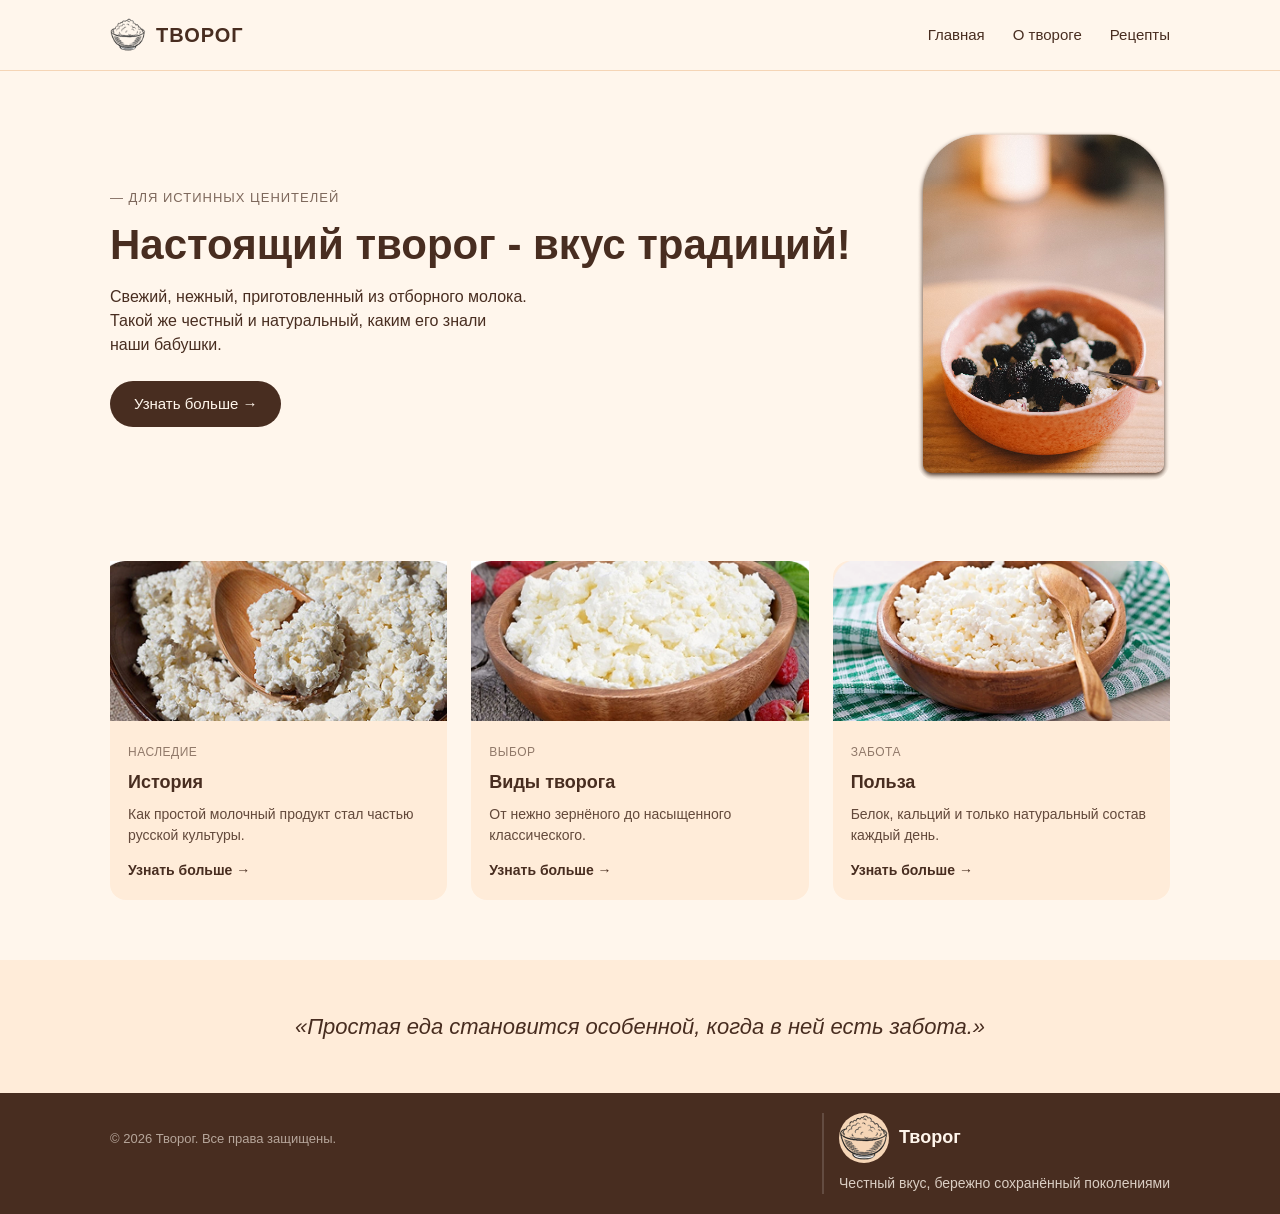
<file: index.html>
<!DOCTYPE html>
<html lang="ru">

<head>
  <meta charset="UTF-8">
  <meta name="viewport" content="width=device-width, initial-scale=1.0">
  <title>Творог — Главная</title>
  <link rel="stylesheet" href="style.css">
</head>

<body>
  <header>
    <div class="wrap head">
      <a href="index.html" class="logo">
        <img src="img/logo.png" alt="">
        ТВОРОГ
      </a>
      <nav>
        <a href="index.html">Главная</a>
        <a href="about.html">О твороге</a>
        <a href="recipes.html">Рецепты</a>
      </nav>
    </div>
  </header>

  <div class="wrap">
    <div class="hero">
      <div class="txt">
        <span>— ДЛЯ ИСТИННЫХ ЦЕНИТЕЛЕЙ</span>
        <h1>Настоящий творог - вкус традиций!</h1>
        <p>Свежий, нежный, приготовленный из отборного молока. Такой же честный и натуральный, каким его знали наши
          бабушки.</p>
        <a href="about.html" class="btn">Узнать больше →</a>
      </div>
      <div class="pic">
        <img src="img/bowl2.png" alt="">
      </div>
    </div>

    <div class="cards">
      <div class="card">
        <img src="img/tvorog2.png" alt="">
        <div class="info">
          <small>НАСЛЕДИЕ</small>
          <h3>История</h3>
          <p>Как простой молочный продукт стал частью русской культуры.</p>
          <a href="about.html">Узнать больше →</a>
        </div>
      </div>
      <div class="card">
        <img src="img/tvorog3.png" alt="">
        <div class="info">
          <small>ВЫБОР</small>
          <h3>Виды творога</h3>
          <p>От нежно зернёного до насыщенного классического.</p>
          <a href="about.html">Узнать больше →</a>
        </div>
      </div>
      <div class="card">
        <img src="img/tvorog1.png" alt="">
        <div class="info">
          <small>ЗАБОТА</small>
          <h3>Польза</h3>
          <p>Белок, кальций и только натуральный состав каждый день.</p>
          <a href="about.html">Узнать больше →</a>
        </div>
      </div>
    </div>
  </div>

  <div class="quote">
    «Простая еда становится особенной, когда в ней есть забота.»
  </div>

  <footer>
    <div class="wrap">
      <div class="container-footer">
        <div class="copy">
          <span>© 2026 Творог. Все права защищены.</span>
        </div>
        <div class="foot">
          <div class="footer-logo-img">
            <img src="img/logo.png" alt="">
            <strong>Творог</strong>
          </div>
          <p>Честный вкус, бережно сохранённый поколениями</p>
        </div>
      </div>
    </div>
  </footer>
</body>

</html>
</file>
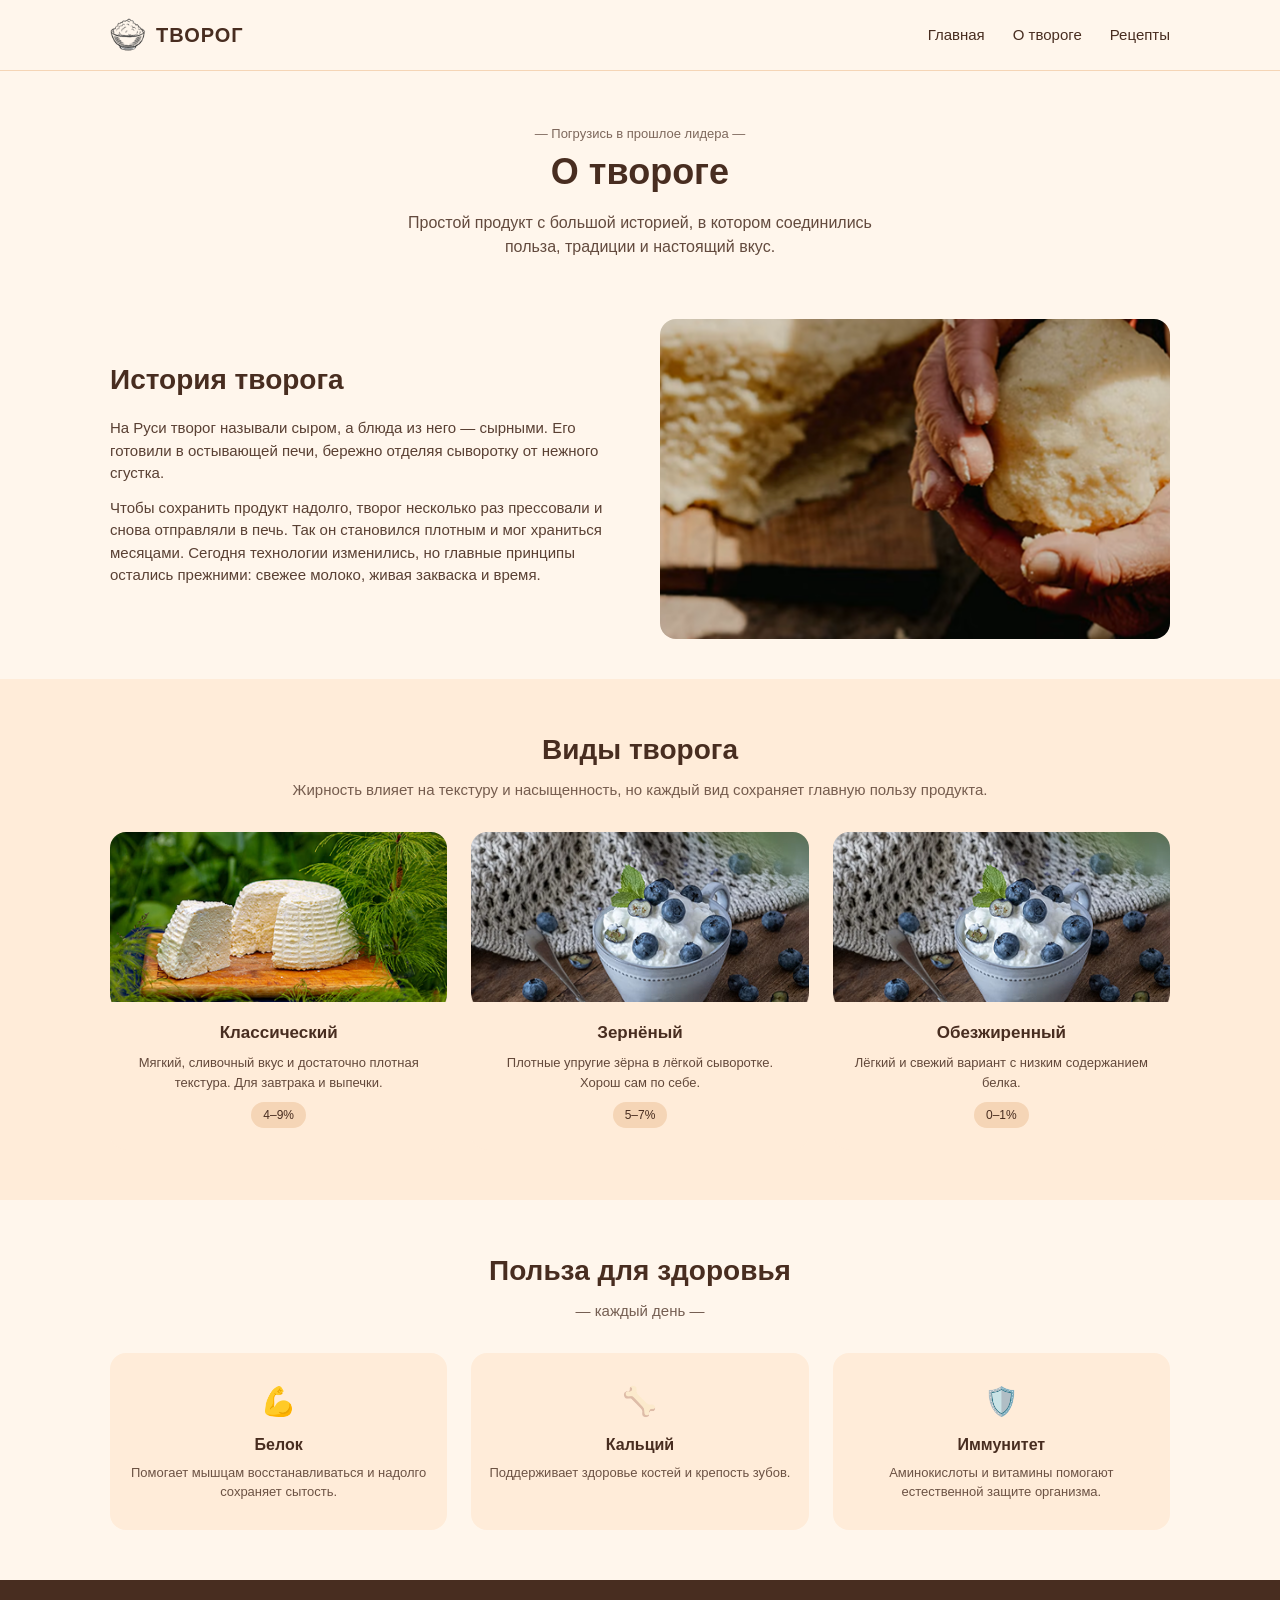
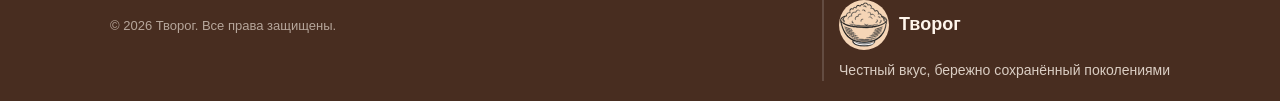
<file: about.html>
<!DOCTYPE html>
<html lang="ru">
<head>
  <meta charset="UTF-8">
  <meta name="viewport" content="width=device-width, initial-scale=1.0">
  <title>О твороге — Творог</title>
  <link rel="stylesheet" href="style.css">
</head>
<body>
  <header>
    <div class="wrap head">
      <a href="index.html" class="logo">
        <img src="img/logo.png" alt="">
        ТВОРОГ
      </a>
      <nav>
        <a href="index.html">Главная</a>
        <a href="about.html">О твороге</a>
        <a href="recipes.html">Рецепты</a>
      </nav>
    </div>
  </header>

  <div class="page">
    <div class="wrap">
      <span style="font-size:13px;opacity:0.7;">— Погрузись в прошлое лидера —</span>
      <h1>О твороге</h1>
      <p>Простой продукт с большой историей, в котором соединились польза, традиции и настоящий вкус.</p>
    </div>
  </div>

  <div class="wrap">
    <div class="block">
      <div class="txt">
        <h2>История творога</h2>
        <p>На Руси творог называли сыром, а блюда из него — сырными. Его готовили в остывающей печи, бережно отделяя сыворотку от нежного сгустка.</p>
        <p>Чтобы сохранить продукт надолго, творог несколько раз прессовали и снова отправляли в печь. Так он становился плотным и мог храниться месяцами. Сегодня технологии изменились, но главные принципы остались прежними: свежее молоко, живая закваска и время.</p>
      </div>
      <div class="pic">
        <img src="img/hands.png" alt="">
      </div>
    </div>
  </div>

  <div class="sec" style="background:var(--c2);">
    <div class="wrap">
      <h2>Виды творога</h2>
      <p class="sub">Жирность влияет на текстуру и насыщенность, но каждый вид сохраняет главную пользу продукта.</p>
      <div class="types">
        <div class="type">
          <img src="img/classic.png" alt="">
          <div class="info">
            <h3>Классический</h3>
            <p>Мягкий, сливочный вкус и достаточно плотная текстура. Для завтрака и выпечки.</p>
            <span>4–9%</span>
          </div>
        </div>
        <div class="type">
          <img src="img/bowl.png" alt="">
          <div class="info">
            <h3>Зернёный</h3>
            <p>Плотные упругие зёрна в лёгкой сыворотке. Хорош сам по себе.</p>
            <span>5–7%</span>
          </div>
        </div>
        <div class="type">
          <img src="img/bowl.png" alt="">
          <div class="info">
            <h3>Обезжиренный</h3>
            <p>Лёгкий и свежий вариант с низким содержанием белка.</p>
            <span>0–1%</span>
          </div>
        </div>
      </div>
    </div>
  </div>

  <div class="sec">
    <div class="wrap">
      <h2>Польза для здоровья</h2>
      <p class="sub">— каждый день —</p>
      <div class="bens">
        <div class="ben">
          <strong>💪</strong>
          <h3>Белок</h3>
          <p>Помогает мышцам восстанавливаться и надолго сохраняет сытость.</p>
        </div>
        <div class="ben">
          <strong>🦴</strong>
          <h3>Кальций</h3>
          <p>Поддерживает здоровье костей и крепость зубов.</p>
        </div>
        <div class="ben">
          <strong>🛡️</strong>
          <h3>Иммунитет</h3>
          <p>Аминокислоты и витамины помогают естественной защите организма.</p>
        </div>
      </div>
    </div>
  </div>

   <footer>
    <div class="wrap">
      <div class="container-footer">
        <div class="copy">
          <span>© 2026 Творог. Все права защищены.</span>
        </div>
        <div class="foot">
          <div class="footer-logo-img">
            <img src="img/logo.png" alt="">
            <strong>Творог</strong>
          </div>
          <p>Честный вкус, бережно сохранённый поколениями</p>
        </div>
      </div>
    </div>
  </footer>
</body>
</html>
</file>
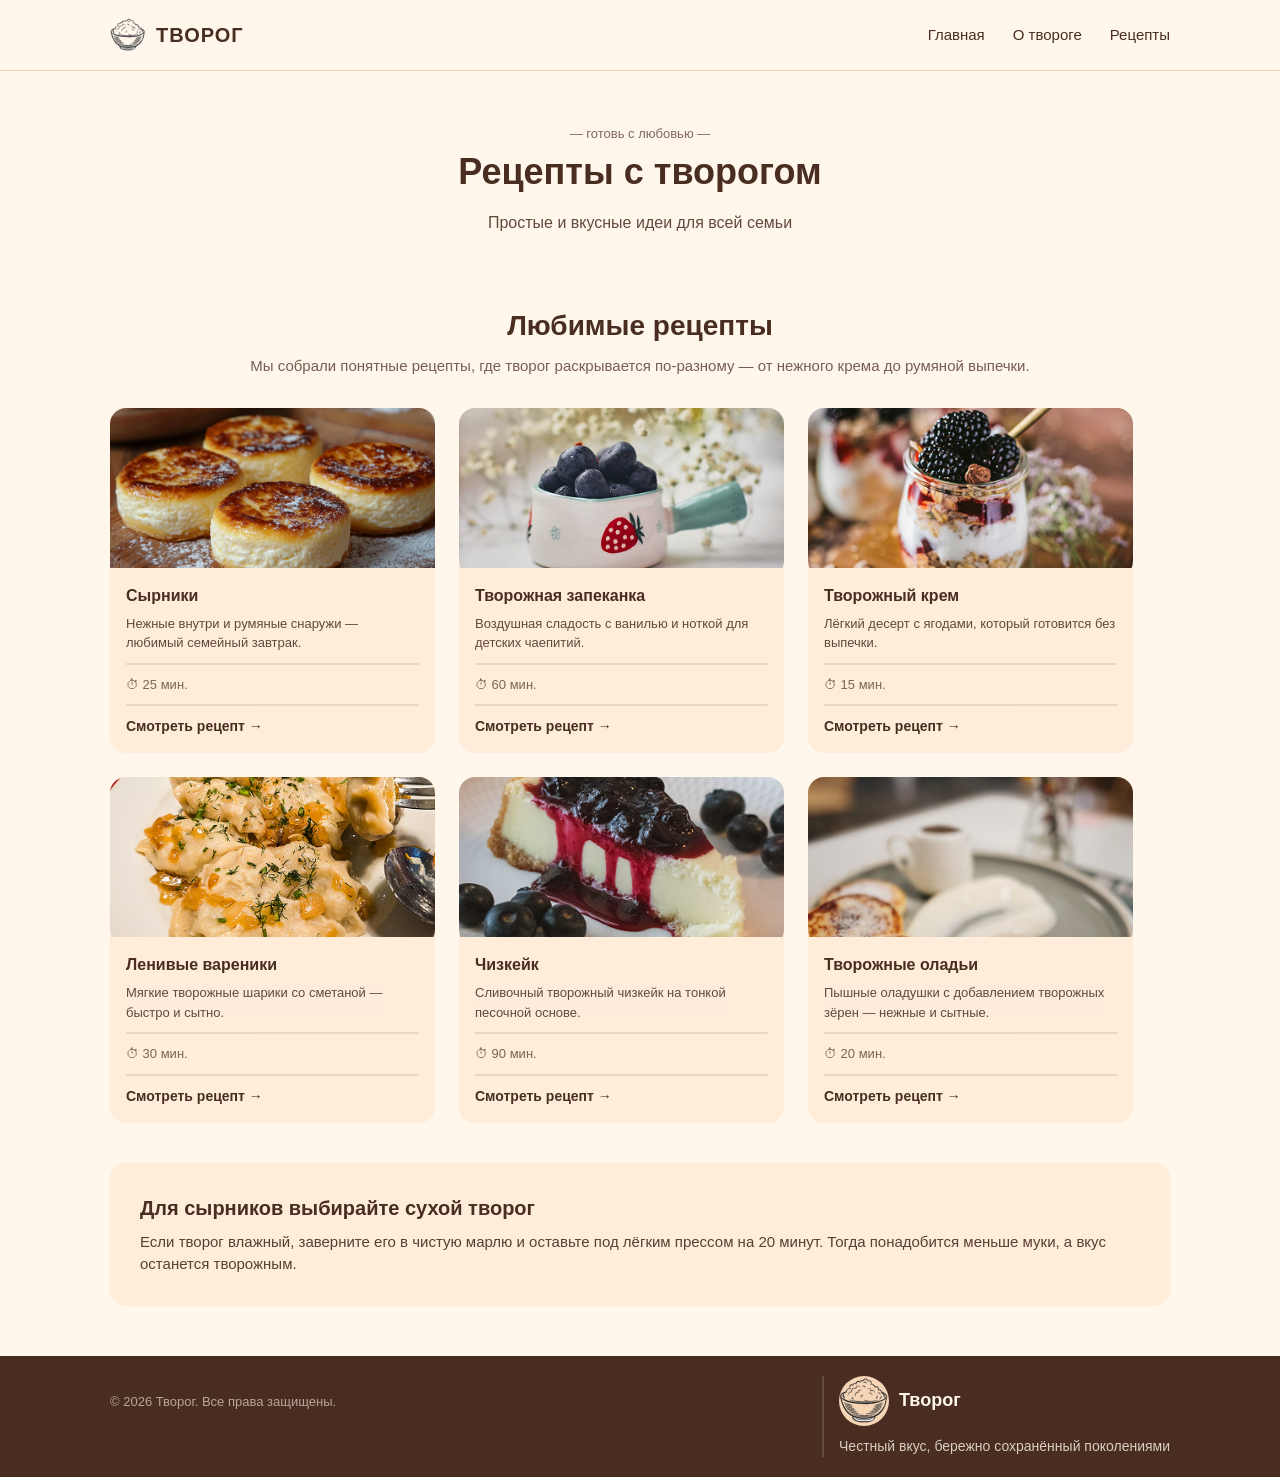
<file: recipes.html>
<!DOCTYPE html>
<html lang="ru">

<head>
  <meta charset="UTF-8">
  <meta name="viewport" content="width=device-width, initial-scale=1.0">
  <title>Рецепты — Творог</title>
  <link rel="stylesheet" href="style.css">
</head>

<body>
  <header>
    <div class="wrap head">
      <a href="index.html" class="logo">
        <img src="img/logo.png" alt="">
        ТВОРОГ
      </a>
      <nav>
        <a href="index.html">Главная</a>
        <a href="about.html">О твороге</a>
        <a href="recipes.html">Рецепты</a>
      </nav>
    </div>
  </header>

  <div class="page">
    <div class="wrap">
      <span style="font-size:13px;opacity:0.7;">— готовь с любовью —</span>
      <h1>Рецепты с творогом</h1>
      <p>Простые и вкусные идеи для всей семьи</p>
    </div>
  </div>

  <div class="sec">
    <div class="wrap">
      <h2>Любимые рецепты</h2>
      <p class="sub">Мы собрали понятные рецепты, где творог раскрывается по-разному — от нежного крема до румяной
        выпечки.</p>

      <div class="recs">
        <div class="rec">
          <img src="img/syrniki.png" alt="">
          <div class="info">
            <h3>Сырники</h3>
            <p>Нежные внутри и румяные снаружи — любимый семейный завтрак.</p>
            <span>⏱ 25 мин.</span>
            <a href="about.html">Смотреть рецепт →</a>
          </div>
        </div>
        <div class="rec">
          <img src="img/image 39.png" alt="">
          <div class="info">
            <h3>Творожная запеканка</h3>
            <p>Воздушная сладость с ванилью и ноткой для детских чаепитий.</p>
            <span>⏱ 60 мин.</span>
            <a href="about.html">Смотреть рецепт →</a>
          </div>
        </div>
        <div class="rec">
          <img src="img/cream.png" alt="">
          <div class="info">
            <h3>Творожный крем</h3>
            <p>Лёгкий десерт с ягодами, который готовится без выпечки.</p>
            <span>⏱ 15 мин.</span>
            <a href="about.html">Смотреть рецепт →</a>
          </div>
        </div>
        <div class="rec">
          <img src="img/vareniki.png" alt="">
          <div class="info">
            <h3>Ленивые вареники</h3>
            <p>Мягкие творожные шарики со сметаной — быстро и сытно.</p>
            <span>⏱ 30 мин.</span>
            <a href="about.html">Смотреть рецепт →</a>
          </div>
        </div>
        <div class="rec">
          <img src="img/cheesecake.png" alt="">
          <div class="info">
            <h3>Чизкейк</h3>
            <p>Сливочный творожный чизкейк на тонкой песочной основе.</p>
            <span>⏱ 90 мин.</span>
            <a href="about.html">Смотреть рецепт →</a>
          </div>
        </div>
        <div class="rec">
          <img src="img/oladi.png" alt="">
          <div class="info">
            <h3>Творожные оладьи</h3>
            <p>Пышные оладушки с добавлением творожных зёрен — нежные и сытные.</p>
            <span>⏱ 20 мин.</span>
            <a href="about.html">Смотреть рецепт →</a>
          </div>
        </div>
      </div>

      <div class="tip">
        <div>
          <h3>Для сырников выбирайте сухой творог</h3>
          <p>Если творог влажный, заверните его в чистую марлю и оставьте под лёгким прессом на 20 минут. Тогда
            понадобится меньше муки, а вкус останется творожным.</p>
        </div>
      </div>
    </div>
  </div>

  <footer>
    <div class="wrap">
      <div class="container-footer">
        <div class="copy">
          <span>© 2026 Творог. Все права защищены.</span>
        </div>
        <div class="foot">
          <div class="footer-logo-img">
            <img src="img/logo.png" alt="">
            <strong>Творог</strong>
          </div>
          <p>Честный вкус, бережно сохранённый поколениями</p>
        </div>
      </div>
    </div>
  </footer>
</body>

</html>
</file>
<file: style.css>
:root {
  --c1: #482D20;
  --c2: #FFECD9;
  --c3: #FFF6EC;
  --c4: #F5D5B6;
  --c5: #D9D9D9;
  --c6: #FF7F00;
}

* {
  margin: 0;
  padding: 0;
  box-sizing: border-box;
}

body {
  font-family: Arial, sans-serif;
  background: var(--c3);
  color: var(--c1);
  line-height: 1.5;
}

a {
  text-decoration: none;
  color: inherit;
}

img {
  max-width: 100%;
  display: block;
}

.wrap {
  max-width: 1100px;
  margin: 0 auto;
  padding: 0 20px;
}

header {
  background: var(--c3);
  border-bottom: 1px solid var(--c4);
}

.head {
  display: flex;
  align-items: center;
  justify-content: space-between;
  height: 70px;
}

.logo {
  display: flex;
  align-items: center;
  gap: 10px;
  font-weight: 700;
  font-size: 20px;
  letter-spacing: 1px;
}

.logo img {
  width: 36px;
  height: 36px;
  object-fit: contain;
}

nav {
  display: flex;
  gap: 28px;
}

nav a {
  font-size: 15px;
  color: var(--c1);
}

.hero {
  display: flex;
  align-items: center;
  gap: 40px;
  padding: 60px 0;
}

.hero .txt {
  flex: 1;
}

.hero .txt span {
  font-size: 13px;
  letter-spacing: 1px;
  color: var(--c1);
  opacity: 0.7;
}

.hero .txt h1 {
  font-size: 42px;
  line-height: 1.15;
  margin: 12px 0 16px;
}

.hero .txt p {
  font-size: 16px;
  margin-bottom: 24px;
  max-width: 420px;
}

.hero .pic img {
  width: 100%;
  border-radius: 20px;
  object-fit: cover;
  max-height: 350px;
}

.btn {
  display: inline-flex;
  align-items: center;
  gap: 6px;
  background: var(--c1);
  color: var(--c3);
  padding: 12px 24px;
  border-radius: 30px;
  font-size: 15px;
  border: none;
  cursor: pointer;
}

.btn:hover {
  background: var(--c6);
}

.cards {
  display: flex;
  gap: 24px;
  padding: 20px 0 60px;
}

.card {
  flex: 1;
  background: var(--c2);
  border-radius: 16px;
}

.card img {
  width: 100%;
  height: 160px;
  object-fit: cover;
}

.card .info {
  padding: 18px;
}

.card .info small {
  font-size: 12px;
  opacity: 0.6;
  text-transform: uppercase;
  letter-spacing: 0.5px;
}

.card .info h3 {
  font-size: 18px;
  margin: 6px 0 8px;
}

.card .info p {
  font-size: 14px;
  margin-bottom: 12px;
  opacity: 0.85;
}

.card .info a {
  font-size: 14px;
  color: var(--c1);
  font-weight: 600;
}

.card .info a:hover {
  color: var(--c6);
}

.quote {
  text-align: center;
  padding: 50px 20px;
  background: var(--c2);
  font-size: 22px;
  font-style: italic;
  color: var(--c1);
}

footer {
  background: var(--c1);
  color: var(--c3);
  padding: 20px 0 20px;
}

.container-footer {
  display: flex;
  flex-direction: row;
  justify-content: space-between;
}

.foot {
  border-left: 2.5px solid rgba(255,255,255,0.15);
  padding-left: 15px;
  display: flex;
  flex-direction: column;
  gap: 10px;
}

.foot strong {
  font-size: 18px;
  display: block;
}

.foot p {
  font-size: 14px;
  opacity: 0.8;
}

.footer-logo-img {
  display: flex;
  align-items: center;
  gap: 10px;
}

.footer-logo-img img {
  background-color: #F5D5B6;
  border-radius: 50px;
  width: 50px;
}
.copy {
  padding-top: 16px;
  font-size: 13px;
  opacity: 0.6;
  display: flex;
  justify-content: space-between;
}

.page {
  padding: 50px 0 20px;
  text-align: center;
}

.page h1 {
  font-size: 36px;
  margin-bottom: 12px;
}

.page p {
  max-width: 520px;
  margin: 0 auto;
  font-size: 16px;
  opacity: 0.85;
}

.block {
  display: flex;
  gap: 40px;
  align-items: center;
  padding: 40px 0;
}

.block .txt {
  flex: 1;
}

.block .txt h2 {
  font-size: 28px;
  margin-bottom: 16px;
}

.block .txt p {
  font-size: 15px;
  margin-bottom: 12px;
  opacity: 0.9;
}

.block .pic {
  flex: 1;
}

.block .pic img {
  width: 100%;
  border-radius: 16px;
  max-height: 320px;
  object-fit: cover;
}

.sec {
  padding: 50px 0;
}

.sec h2 {
  text-align: center;
  font-size: 28px;
  margin-bottom: 8px;
}

.sec .sub {
  text-align: center;
  margin-bottom: 30px;
  opacity: 0.75;
  font-size: 15px;
}

.types {
  display: flex;
  gap: 24px;
}

.type {
  flex: 1;
  background: var(--c2);
  border-radius: 16px;
  overflow: hidden;
  text-align: center;
}

.type img {
  width: 100%;
  height: 170px;
  object-fit: cover;
}

.type .info {
  padding: 18px 14px 22px;
}

.type .info h3 {
  font-size: 17px;
  margin-bottom: 8px;
}

.type .info p {
  font-size: 13px;
  opacity: 0.85;
  margin-bottom: 10px;
}

.type .info span {
  display: inline-block;
  background: var(--c4);
  padding: 4px 12px;
  border-radius: 20px;
  font-size: 12px;
}

.bens {
  display: flex;
  gap: 24px;
  margin-top: 20px;
}

.ben {
  flex: 1;
  background: var(--c2);
  border-radius: 16px;
  padding: 28px 18px;
  text-align: center;
}

.ben strong {
  display: block;
  font-size: 28px;
  margin-bottom: 10px;
}

.ben h3 {
  font-size: 16px;
  margin-bottom: 6px;
}

.ben p {
  font-size: 13px;
  opacity: 0.8;
}

.recs {
  display: flex;
  flex-wrap: wrap;
  gap: 24px;
}

.rec {
  width: 325px;
  background: var(--c2);
  border-radius: 16px;
  overflow: hidden;
}

.rec img {
  width: 100%;
  height: 160px;
  object-fit: cover;
}

.rec .info {
  padding: 16px;
  display: flex;
  flex-direction: column;
}

.rec .info h3 {
  font-size: 16px;
  margin-bottom: 6px;
}

.rec .info p {
  font-size: 13px;
  opacity: 0.85;
  margin-bottom: 10px;
}

.rec .info span {
  border-top: 2.5px solid rgba(0, 0, 0, 0.12);
  border-bottom: 2.5px solid rgba(0, 0, 0, 0.12);
  padding-bottom: 10px;
  padding-top: 10px;
  font-size: 13px;
  opacity: 0.7;
}

.rec .info a {
  padding-top: 10px;
  font-size: 14px;
  color: var(--c1);
  font-weight: 600;
}

.rec .info a:hover {
  color: var(--c6);
}

.tip {
  background: var(--c2);
  border-radius: 16px;
  padding: 30px;
  margin-top: 40px;
  display: flex;
  gap: 30px;
  align-items: center;
}

.tip h3 {
  font-size: 20px;
  margin-bottom: 8px;
}

.tip p {
  font-size: 15px;
  opacity: 0.9;
}
</file>
